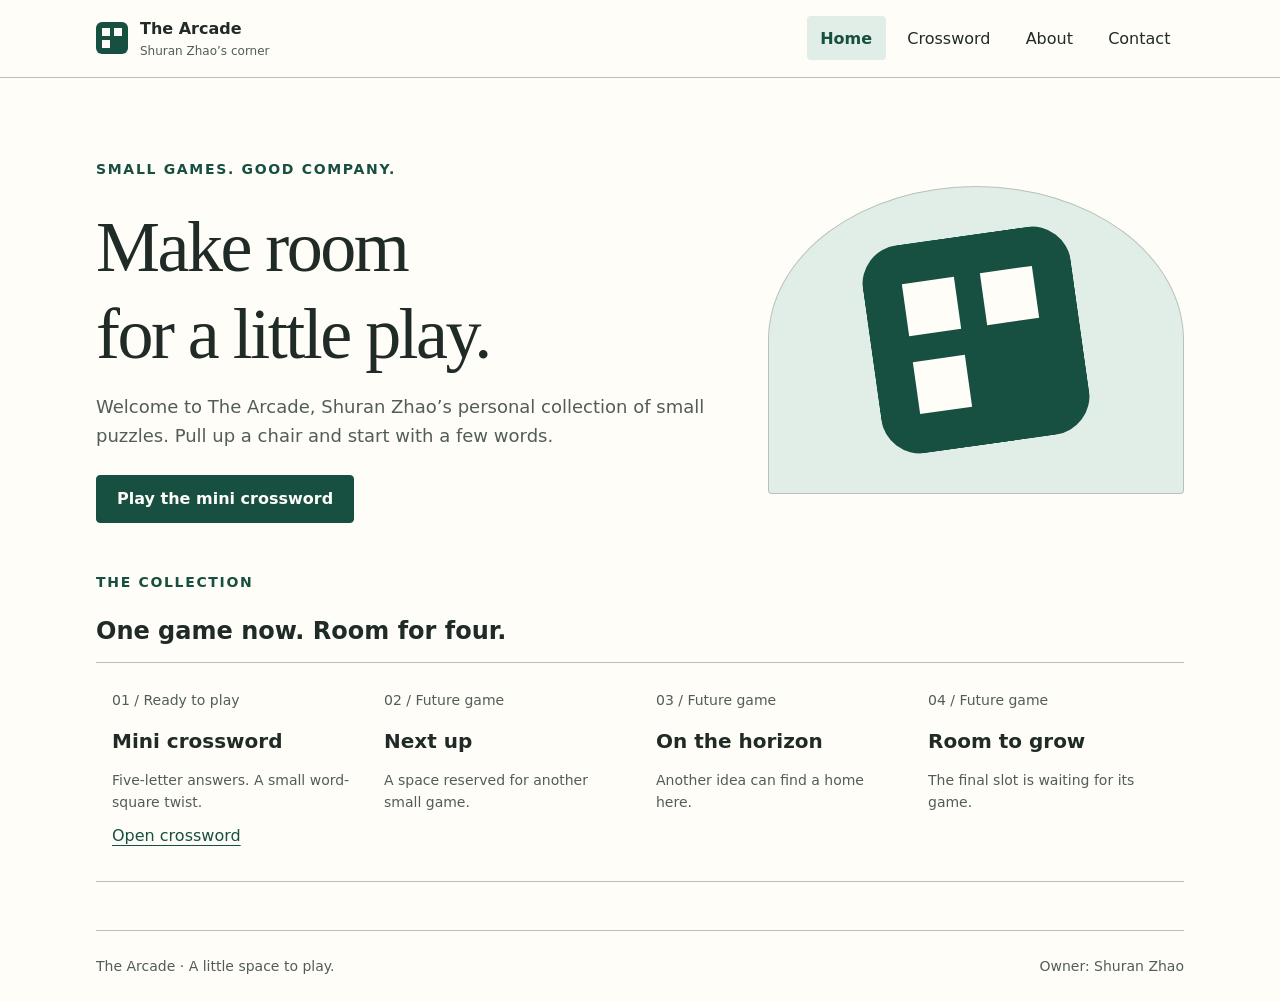
<file: index.html>
<!doctype html>
<html lang="en">
<head>
  <meta charset="utf-8">
  <meta name="viewport" content="width=device-width, initial-scale=1">
  <meta name="description" content="A small personal arcade with a hand-crafted mini crossword and room for more games.">
  <title>Welcome | The Arcade</title>
  <link rel="icon" type="image/svg+xml" href="assets/mark.svg">
  <link rel="stylesheet" href="assets/site.css">
  
</head>
<body>
  <a class="skip-link" href="#main">Skip to content</a>
  <header class="site-header">
    <nav class="navigation" aria-label="Main navigation">
      <a class="brand" href="index.html"><img src="assets/mark.svg" width="32" height="32" alt=""><span>The Arcade <small>Shuran Zhao’s corner</small></span></a>
      <ul><li><a href="index.html" aria-current="page">Home</a></li>
<li><a href="game.html">Crossword</a></li>
<li><a href="about/index.html">About</a></li>
<li><a href="contact/index.html">Contact</a></li></ul>
    </nav>
  </header>
  <main id="main" tabindex="-1">
    <section class="hero" aria-labelledby="welcome-title">
      <div><p class="eyebrow">Small games. Good company.</p><h1 id="welcome-title">Make room<br>for a little play.</h1><p class="lead">Welcome to The Arcade, Shuran Zhao’s personal collection of small puzzles. Pull up a chair and start with a few words.</p><a class="button" href="game.html">Play the mini crossword</a></div>
      <div class="hero-art"><img src="assets/mark.svg" width="210" height="210" alt="" ></div>
    </section>
    <section aria-labelledby="collection-title"><p class="eyebrow">The collection</p><h2 id="collection-title">One game now. Room for four.</h2><ul class="game-list">
      <li><span class="slot">01 / Ready to play</span><h3>Mini crossword</h3><p>Five-letter answers. A small word-square twist.</p><a href="game.html">Open crossword</a></li>
      <li><span class="slot">02 / Future game</span><h3>Next up</h3><p>A space reserved for another small game.</p></li>
      <li><span class="slot">03 / Future game</span><h3>On the horizon</h3><p>Another idea can find a home here.</p></li>
      <li><span class="slot">04 / Future game</span><h3>Room to grow</h3><p>The final slot is waiting for its game.</p></li>
    </ul></section>
</main>
  <footer class="site-footer"><p>The Arcade · A little space to play.</p><p>Owner: Shuran Zhao</p></footer>
</body>
</html>
</file>
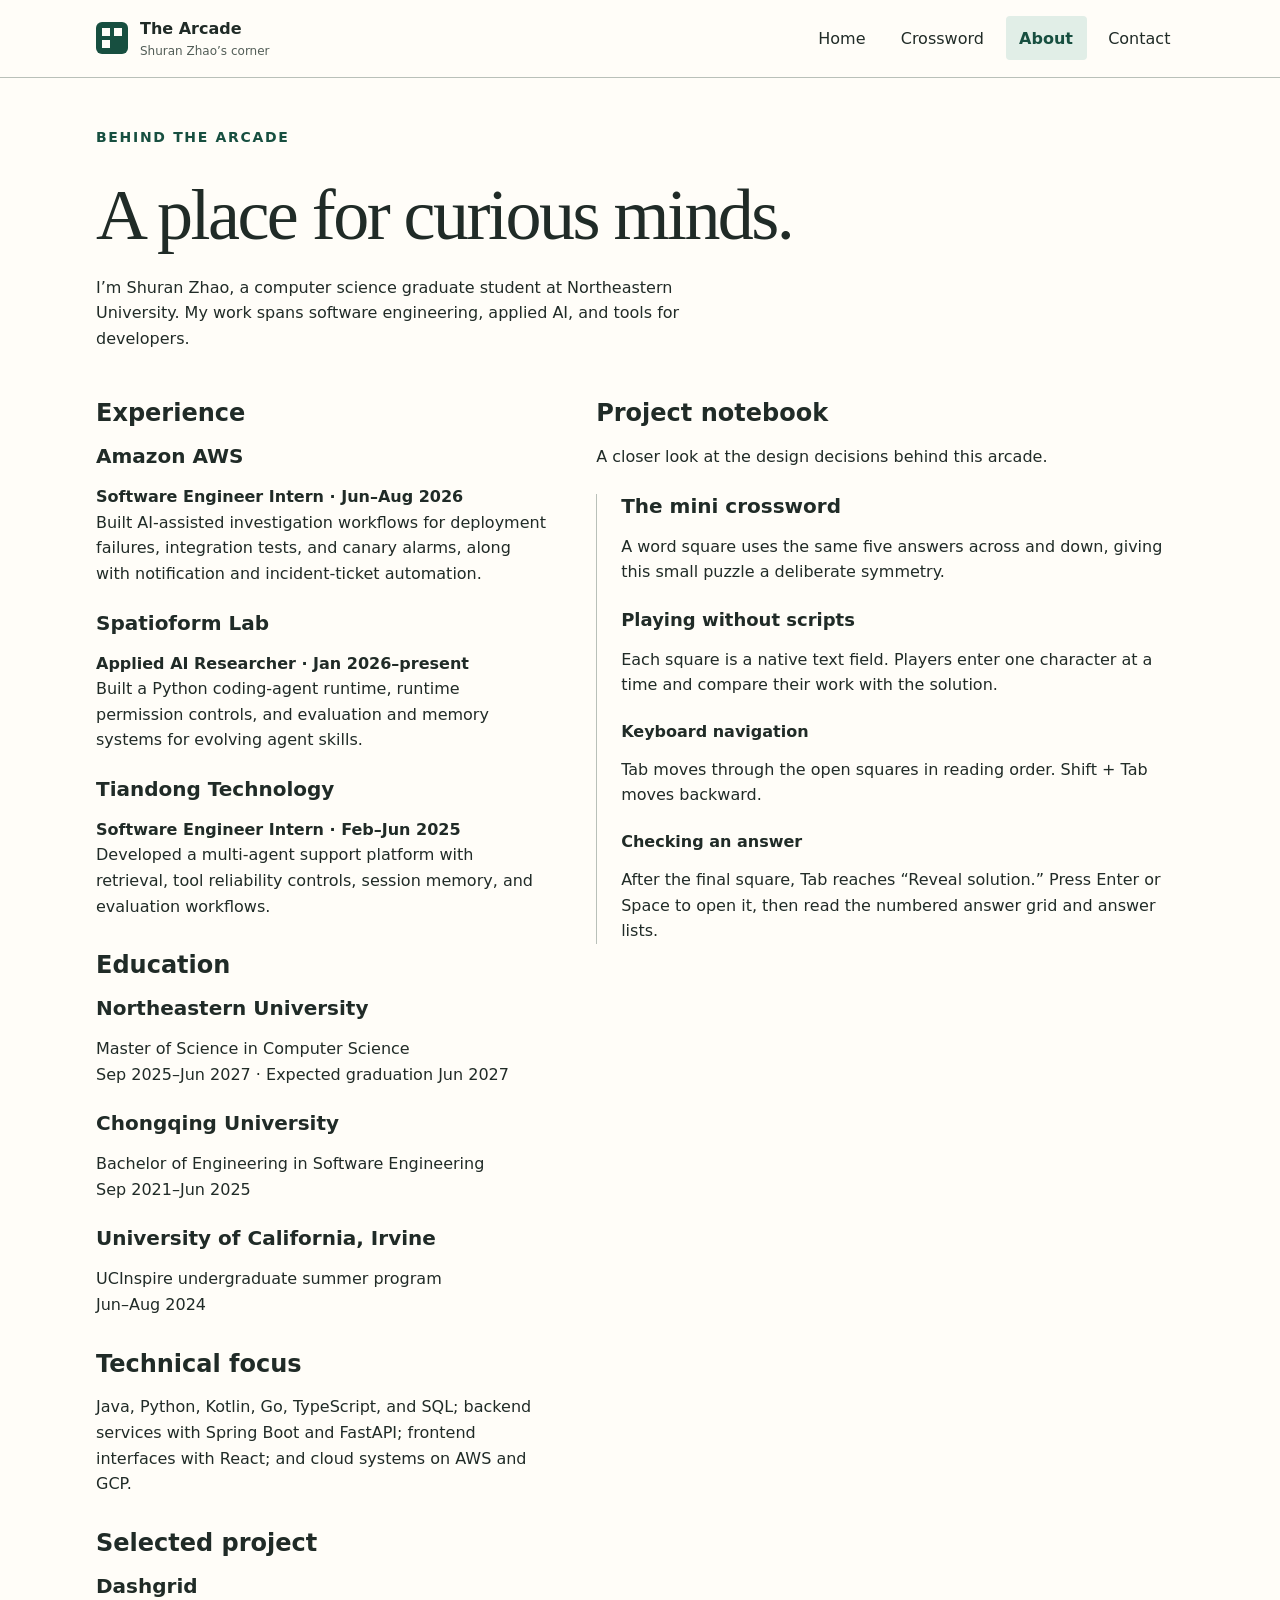
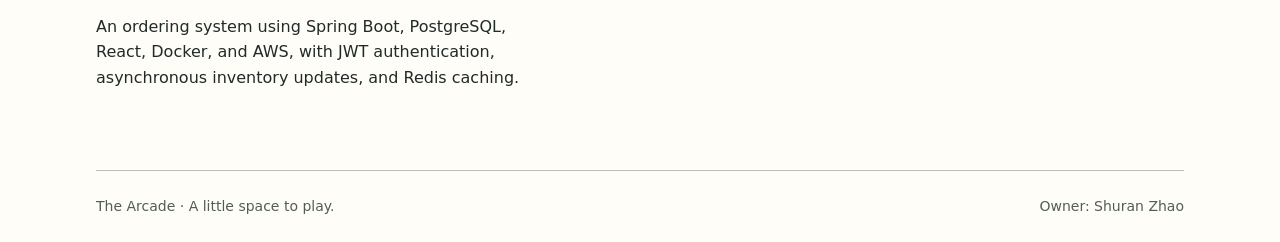
<file: about/index.html>
<!doctype html>
<html lang="en">
<head>
  <meta charset="utf-8">
  <meta name="viewport" content="width=device-width, initial-scale=1">
  <meta name="description" content="A small personal arcade with a hand-crafted mini crossword and room for more games.">
  <title>About | The Arcade</title>
  <link rel="icon" type="image/svg+xml" href="../assets/mark.svg">
  <link rel="stylesheet" href="../assets/site.css">
  
</head>
<body>
  <a class="skip-link" href="#main">Skip to content</a>
  <header class="site-header">
    <nav class="navigation" aria-label="Main navigation">
      <a class="brand" href="../index.html"><img src="../assets/mark.svg" width="32" height="32" alt=""><span>The Arcade <small>Shuran Zhao’s corner</small></span></a>
      <ul><li><a href="../index.html">Home</a></li>
<li><a href="../game.html">Crossword</a></li>
<li><a href="../about/index.html" aria-current="page">About</a></li>
<li><a href="../contact/index.html">Contact</a></li></ul>
    </nav>
  </header>
  <main id="main" tabindex="-1">
    <header class="page-intro"><p class="eyebrow">Behind the arcade</p><h1>A place for curious minds.</h1><p>I’m Shuran Zhao, a computer science graduate student at Northeastern University. My work spans software engineering, applied AI, and tools for developers.</p></header>
    <div class="profile-layout">
      <div>
        <section><h2>Experience</h2>
          <h3>Amazon AWS</h3><p><strong>Software Engineer Intern · Jun–Aug 2026</strong><br>Built AI-assisted investigation workflows for deployment failures, integration tests, and canary alarms, along with notification and incident-ticket automation.</p>
          <h3>Spatioform Lab</h3><p><strong>Applied AI Researcher · Jan 2026–present</strong><br>Built a Python coding-agent runtime, runtime permission controls, and evaluation and memory systems for evolving agent skills.</p>
          <h3>Tiandong Technology</h3><p><strong>Software Engineer Intern · Feb–Jun 2025</strong><br>Developed a multi-agent support platform with retrieval, tool reliability controls, session memory, and evaluation workflows.</p>
        </section>
        <section><h2>Education</h2>
          <h3>Northeastern University</h3><p>Master of Science in Computer Science<br>Sep 2025–Jun 2027 · Expected graduation Jun 2027</p>
          <h3>Chongqing University</h3><p>Bachelor of Engineering in Software Engineering<br>Sep 2021–Jun 2025</p>
          <h3>University of California, Irvine</h3><p>UCInspire undergraduate summer program<br>Jun–Aug 2024</p>
        </section>
        <section><h2>Technical focus</h2><p>Java, Python, Kotlin, Go, TypeScript, and SQL; backend services with Spring Boot and FastAPI; frontend interfaces with React; and cloud systems on AWS and GCP.</p></section>
        <section><h2>Selected project</h2><h3>Dashgrid</h3><p>An ordering system using Spring Boot, PostgreSQL, React, Docker, and AWS, with JWT authentication, asynchronous inventory updates, and Redis caching.</p></section>
      </div>
      <section><h2>Project notebook</h2><p>A closer look at the design decisions behind this arcade.</p><div class="project-notes">
        <section><h3>The mini crossword</h3><p>A word square uses the same five answers across and down, giving this small puzzle a deliberate symmetry.</p>
          <section><h4>Playing without scripts</h4><p>Each square is a native text field. Players enter one character at a time and compare their work with the solution.</p>
            <section><h5>Keyboard navigation</h5><p>Tab moves through the open squares in reading order. Shift + Tab moves backward.</p>
              <section><h6>Checking an answer</h6><p>After the final square, Tab reaches “Reveal solution.” Press Enter or Space to open it, then read the numbered answer grid and answer lists.</p></section>
            </section>
          </section>
        </section>
      </div></section>
    </div>
</main>
  <footer class="site-footer"><p>The Arcade · A little space to play.</p><p>Owner: Shuran Zhao</p></footer>
</body>
</html>
</file>
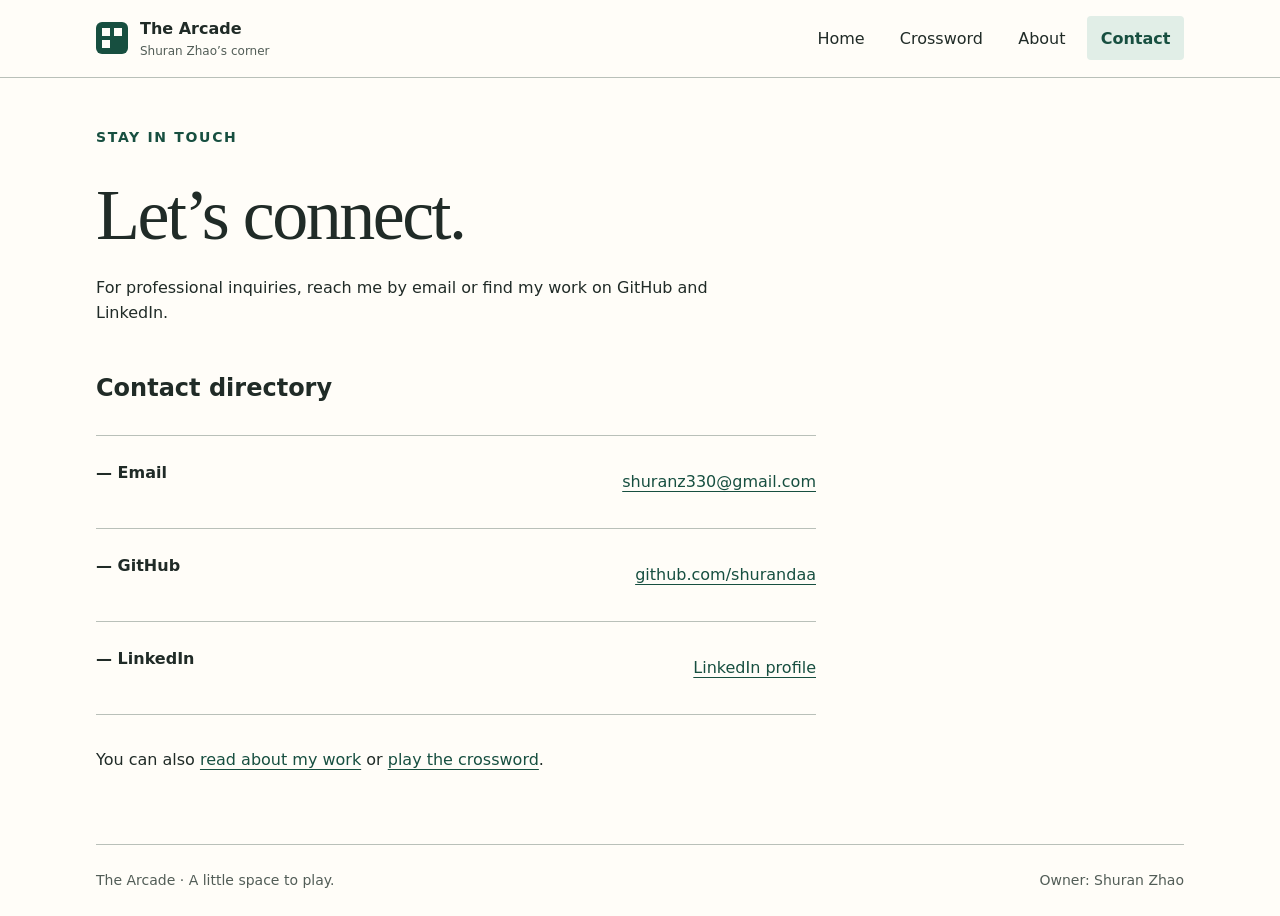
<file: contact/index.html>
<!doctype html>
<html lang="en">
<head>
  <meta charset="utf-8">
  <meta name="viewport" content="width=device-width, initial-scale=1">
  <meta name="description" content="A small personal arcade with a hand-crafted mini crossword and room for more games.">
  <title>Contact | The Arcade</title>
  <link rel="icon" type="image/svg+xml" href="../assets/mark.svg">
  <link rel="stylesheet" href="../assets/site.css">
  
</head>
<body>
  <a class="skip-link" href="#main">Skip to content</a>
  <header class="site-header">
    <nav class="navigation" aria-label="Main navigation">
      <a class="brand" href="../index.html"><img src="../assets/mark.svg" width="32" height="32" alt=""><span>The Arcade <small>Shuran Zhao’s corner</small></span></a>
      <ul><li><a href="../index.html">Home</a></li>
<li><a href="../game.html">Crossword</a></li>
<li><a href="../about/index.html">About</a></li>
<li><a href="../contact/index.html" aria-current="page">Contact</a></li></ul>
    </nav>
  </header>
  <main id="main" tabindex="-1">
    <header class="page-intro"><p class="eyebrow">Stay in touch</p><h1>Let’s connect.</h1><p>For professional inquiries, reach me by email or find my work on GitHub and LinkedIn.</p></header>
    <section aria-labelledby="contact-title"><h2 id="contact-title">Contact directory</h2><ul class="contact-list">
      <li><strong>Email</strong><a href="mailto:shuranz330@gmail.com">shuranz330@gmail.com</a></li>
      <li><strong>GitHub</strong><a href="https://github.com/shurandaa">github.com/shurandaa</a></li>
      <li><strong>LinkedIn</strong><a href="https://www.linkedin.com/in/shuran-zhao-990030379/">LinkedIn profile</a></li>
    </ul><p>You can also <a href="../about/index.html">read about my work</a> or <a href="../game.html">play the crossword</a>.</p></section>
</main>
  <footer class="site-footer"><p>The Arcade · A little space to play.</p><p>Owner: Shuran Zhao</p></footer>
</body>
</html>
</file>
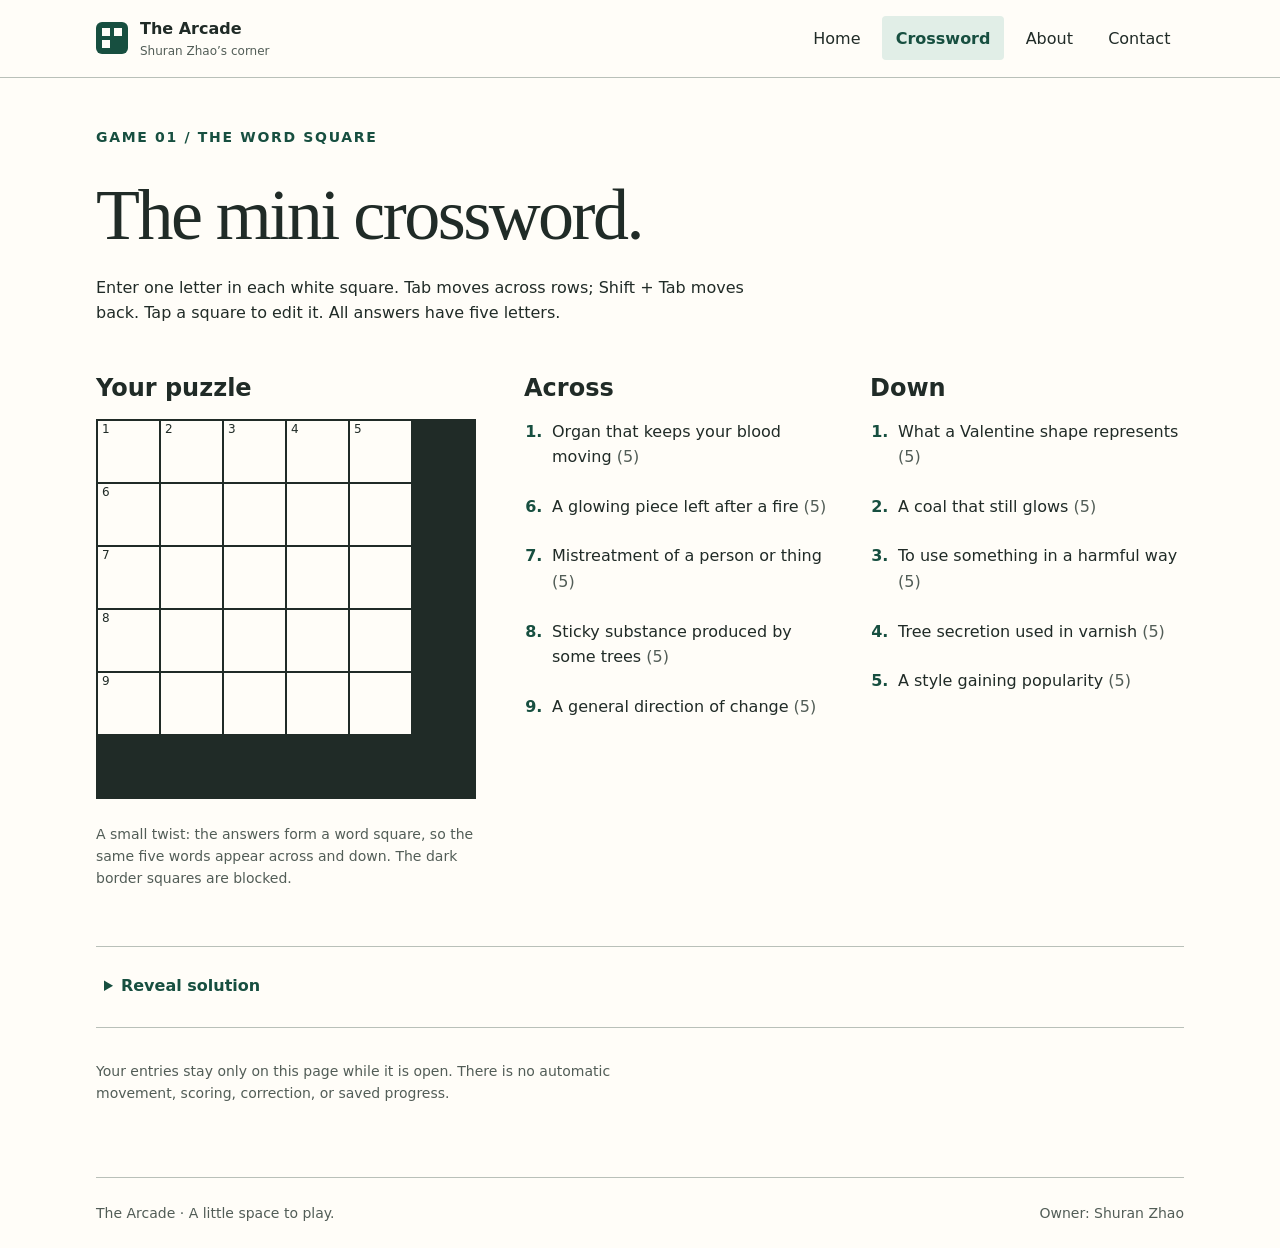
<file: game.html>
<!doctype html>
<html lang="en">
<head>
  <meta charset="utf-8">
  <meta name="viewport" content="width=device-width, initial-scale=1">
  <meta name="description" content="A small personal arcade with a hand-crafted mini crossword and room for more games.">
  <title>Mini crossword | The Arcade</title>
  <link rel="icon" type="image/svg+xml" href="assets/mark.svg">
  <link rel="stylesheet" href="assets/site.css">
  <link rel="stylesheet" href="game/game.css">
</head>
<body>
  <a class="skip-link" href="#main">Skip to content</a>
  <header class="site-header">
    <nav class="navigation" aria-label="Main navigation">
      <a class="brand" href="index.html"><img src="assets/mark.svg" width="32" height="32" alt=""><span>The Arcade <small>Shuran Zhao’s corner</small></span></a>
      <ul><li><a href="index.html">Home</a></li>
<li><a href="game.html" aria-current="page">Crossword</a></li>
<li><a href="about/index.html">About</a></li>
<li><a href="contact/index.html">Contact</a></li></ul>
    </nav>
  </header>
  <main id="main" tabindex="-1">
    <header class="page-intro"><p class="eyebrow">Game 01 / The word square</p><h1>The mini crossword.</h1><p id="instructions">Enter one letter in each white square. Tab moves across rows; Shift + Tab moves back. Tap a square to edit it. All answers have five letters.</p></header>
    <div class="puzzle-layout">
      <section aria-labelledby="grid-title" aria-describedby="instructions"><h2 id="grid-title">Your puzzle</h2><div class="puzzle-grid">
<div class="cell"><span class="cell-number" aria-hidden="true">1</span><label class="visually-hidden" for="cell-1-1">Row 1, column 1; 1 Across, 1 Down</label><input id="cell-1-1" name="cell-1-1" type="text" maxlength="1" autocomplete="off" autocapitalize="characters" spellcheck="false"></div>
<div class="cell"><span class="cell-number" aria-hidden="true">2</span><label class="visually-hidden" for="cell-1-2">Row 1, column 2; 1 Across, 2 Down</label><input id="cell-1-2" name="cell-1-2" type="text" maxlength="1" autocomplete="off" autocapitalize="characters" spellcheck="false"></div>
<div class="cell"><span class="cell-number" aria-hidden="true">3</span><label class="visually-hidden" for="cell-1-3">Row 1, column 3; 1 Across, 3 Down</label><input id="cell-1-3" name="cell-1-3" type="text" maxlength="1" autocomplete="off" autocapitalize="characters" spellcheck="false"></div>
<div class="cell"><span class="cell-number" aria-hidden="true">4</span><label class="visually-hidden" for="cell-1-4">Row 1, column 4; 1 Across, 4 Down</label><input id="cell-1-4" name="cell-1-4" type="text" maxlength="1" autocomplete="off" autocapitalize="characters" spellcheck="false"></div>
<div class="cell"><span class="cell-number" aria-hidden="true">5</span><label class="visually-hidden" for="cell-1-5">Row 1, column 5; 1 Across, 5 Down</label><input id="cell-1-5" name="cell-1-5" type="text" maxlength="1" autocomplete="off" autocapitalize="characters" spellcheck="false"></div>
<div class="blocked" aria-hidden="true"></div>
<div class="cell"><span class="cell-number" aria-hidden="true">6</span><label class="visually-hidden" for="cell-2-1">Row 2, column 1; 6 Across, 1 Down</label><input id="cell-2-1" name="cell-2-1" type="text" maxlength="1" autocomplete="off" autocapitalize="characters" spellcheck="false"></div>
<div class="cell"><label class="visually-hidden" for="cell-2-2">Row 2, column 2; 6 Across, 2 Down</label><input id="cell-2-2" name="cell-2-2" type="text" maxlength="1" autocomplete="off" autocapitalize="characters" spellcheck="false"></div>
<div class="cell"><label class="visually-hidden" for="cell-2-3">Row 2, column 3; 6 Across, 3 Down</label><input id="cell-2-3" name="cell-2-3" type="text" maxlength="1" autocomplete="off" autocapitalize="characters" spellcheck="false"></div>
<div class="cell"><label class="visually-hidden" for="cell-2-4">Row 2, column 4; 6 Across, 4 Down</label><input id="cell-2-4" name="cell-2-4" type="text" maxlength="1" autocomplete="off" autocapitalize="characters" spellcheck="false"></div>
<div class="cell"><label class="visually-hidden" for="cell-2-5">Row 2, column 5; 6 Across, 5 Down</label><input id="cell-2-5" name="cell-2-5" type="text" maxlength="1" autocomplete="off" autocapitalize="characters" spellcheck="false"></div>
<div class="blocked" aria-hidden="true"></div>
<div class="cell"><span class="cell-number" aria-hidden="true">7</span><label class="visually-hidden" for="cell-3-1">Row 3, column 1; 7 Across, 1 Down</label><input id="cell-3-1" name="cell-3-1" type="text" maxlength="1" autocomplete="off" autocapitalize="characters" spellcheck="false"></div>
<div class="cell"><label class="visually-hidden" for="cell-3-2">Row 3, column 2; 7 Across, 2 Down</label><input id="cell-3-2" name="cell-3-2" type="text" maxlength="1" autocomplete="off" autocapitalize="characters" spellcheck="false"></div>
<div class="cell"><label class="visually-hidden" for="cell-3-3">Row 3, column 3; 7 Across, 3 Down</label><input id="cell-3-3" name="cell-3-3" type="text" maxlength="1" autocomplete="off" autocapitalize="characters" spellcheck="false"></div>
<div class="cell"><label class="visually-hidden" for="cell-3-4">Row 3, column 4; 7 Across, 4 Down</label><input id="cell-3-4" name="cell-3-4" type="text" maxlength="1" autocomplete="off" autocapitalize="characters" spellcheck="false"></div>
<div class="cell"><label class="visually-hidden" for="cell-3-5">Row 3, column 5; 7 Across, 5 Down</label><input id="cell-3-5" name="cell-3-5" type="text" maxlength="1" autocomplete="off" autocapitalize="characters" spellcheck="false"></div>
<div class="blocked" aria-hidden="true"></div>
<div class="cell"><span class="cell-number" aria-hidden="true">8</span><label class="visually-hidden" for="cell-4-1">Row 4, column 1; 8 Across, 1 Down</label><input id="cell-4-1" name="cell-4-1" type="text" maxlength="1" autocomplete="off" autocapitalize="characters" spellcheck="false"></div>
<div class="cell"><label class="visually-hidden" for="cell-4-2">Row 4, column 2; 8 Across, 2 Down</label><input id="cell-4-2" name="cell-4-2" type="text" maxlength="1" autocomplete="off" autocapitalize="characters" spellcheck="false"></div>
<div class="cell"><label class="visually-hidden" for="cell-4-3">Row 4, column 3; 8 Across, 3 Down</label><input id="cell-4-3" name="cell-4-3" type="text" maxlength="1" autocomplete="off" autocapitalize="characters" spellcheck="false"></div>
<div class="cell"><label class="visually-hidden" for="cell-4-4">Row 4, column 4; 8 Across, 4 Down</label><input id="cell-4-4" name="cell-4-4" type="text" maxlength="1" autocomplete="off" autocapitalize="characters" spellcheck="false"></div>
<div class="cell"><label class="visually-hidden" for="cell-4-5">Row 4, column 5; 8 Across, 5 Down</label><input id="cell-4-5" name="cell-4-5" type="text" maxlength="1" autocomplete="off" autocapitalize="characters" spellcheck="false"></div>
<div class="blocked" aria-hidden="true"></div>
<div class="cell"><span class="cell-number" aria-hidden="true">9</span><label class="visually-hidden" for="cell-5-1">Row 5, column 1; 9 Across, 1 Down</label><input id="cell-5-1" name="cell-5-1" type="text" maxlength="1" autocomplete="off" autocapitalize="characters" spellcheck="false"></div>
<div class="cell"><label class="visually-hidden" for="cell-5-2">Row 5, column 2; 9 Across, 2 Down</label><input id="cell-5-2" name="cell-5-2" type="text" maxlength="1" autocomplete="off" autocapitalize="characters" spellcheck="false"></div>
<div class="cell"><label class="visually-hidden" for="cell-5-3">Row 5, column 3; 9 Across, 3 Down</label><input id="cell-5-3" name="cell-5-3" type="text" maxlength="1" autocomplete="off" autocapitalize="characters" spellcheck="false"></div>
<div class="cell"><label class="visually-hidden" for="cell-5-4">Row 5, column 4; 9 Across, 4 Down</label><input id="cell-5-4" name="cell-5-4" type="text" maxlength="1" autocomplete="off" autocapitalize="characters" spellcheck="false"></div>
<div class="cell"><label class="visually-hidden" for="cell-5-5">Row 5, column 5; 9 Across, 5 Down</label><input id="cell-5-5" name="cell-5-5" type="text" maxlength="1" autocomplete="off" autocapitalize="characters" spellcheck="false"></div>
<div class="blocked" aria-hidden="true"></div>
<div class="blocked" aria-hidden="true"></div>
<div class="blocked" aria-hidden="true"></div>
<div class="blocked" aria-hidden="true"></div>
<div class="blocked" aria-hidden="true"></div>
<div class="blocked" aria-hidden="true"></div>
<div class="blocked" aria-hidden="true"></div>
</div><p class="puzzle-note">A small twist: the answers form a word square, so the same five words appear across and down. The dark border squares are blocked.</p></section>
      <div class="clues"><section><h2>Across</h2><ol class="clue-list"><li value="1">Organ that keeps your blood moving <span>(5)</span></li><li value="6">A glowing piece left after a fire <span>(5)</span></li><li value="7">Mistreatment of a person or thing <span>(5)</span></li><li value="8">Sticky substance produced by some trees <span>(5)</span></li><li value="9">A general direction of change <span>(5)</span></li></ol></section><section><h2>Down</h2><ol class="clue-list"><li value="1">What a Valentine shape represents <span>(5)</span></li><li value="2">A coal that still glows <span>(5)</span></li><li value="3">To use something in a harmful way <span>(5)</span></li><li value="4">Tree secretion used in varnish <span>(5)</span></li><li value="5">A style gaining popularity <span>(5)</span></li></ol></section></div>
    </div>
    <details class="solution"><summary>Reveal solution</summary><p>Compare letters manually. Opening this section does not change your entries.</p><div class="puzzle-grid solution-grid">
<div class="cell"><span class="cell-number" aria-hidden="true">1</span><span aria-hidden="true">H</span><span class="visually-hidden">Row 1, column 1; 1 Across, 1 Down: H</span></div>
<div class="cell"><span class="cell-number" aria-hidden="true">2</span><span aria-hidden="true">E</span><span class="visually-hidden">Row 1, column 2; 1 Across, 2 Down: E</span></div>
<div class="cell"><span class="cell-number" aria-hidden="true">3</span><span aria-hidden="true">A</span><span class="visually-hidden">Row 1, column 3; 1 Across, 3 Down: A</span></div>
<div class="cell"><span class="cell-number" aria-hidden="true">4</span><span aria-hidden="true">R</span><span class="visually-hidden">Row 1, column 4; 1 Across, 4 Down: R</span></div>
<div class="cell"><span class="cell-number" aria-hidden="true">5</span><span aria-hidden="true">T</span><span class="visually-hidden">Row 1, column 5; 1 Across, 5 Down: T</span></div>
<div class="blocked" aria-hidden="true"></div>
<div class="cell"><span class="cell-number" aria-hidden="true">6</span><span aria-hidden="true">E</span><span class="visually-hidden">Row 2, column 1; 6 Across, 1 Down: E</span></div>
<div class="cell"><span aria-hidden="true">M</span><span class="visually-hidden">Row 2, column 2; 6 Across, 2 Down: M</span></div>
<div class="cell"><span aria-hidden="true">B</span><span class="visually-hidden">Row 2, column 3; 6 Across, 3 Down: B</span></div>
<div class="cell"><span aria-hidden="true">E</span><span class="visually-hidden">Row 2, column 4; 6 Across, 4 Down: E</span></div>
<div class="cell"><span aria-hidden="true">R</span><span class="visually-hidden">Row 2, column 5; 6 Across, 5 Down: R</span></div>
<div class="blocked" aria-hidden="true"></div>
<div class="cell"><span class="cell-number" aria-hidden="true">7</span><span aria-hidden="true">A</span><span class="visually-hidden">Row 3, column 1; 7 Across, 1 Down: A</span></div>
<div class="cell"><span aria-hidden="true">B</span><span class="visually-hidden">Row 3, column 2; 7 Across, 2 Down: B</span></div>
<div class="cell"><span aria-hidden="true">U</span><span class="visually-hidden">Row 3, column 3; 7 Across, 3 Down: U</span></div>
<div class="cell"><span aria-hidden="true">S</span><span class="visually-hidden">Row 3, column 4; 7 Across, 4 Down: S</span></div>
<div class="cell"><span aria-hidden="true">E</span><span class="visually-hidden">Row 3, column 5; 7 Across, 5 Down: E</span></div>
<div class="blocked" aria-hidden="true"></div>
<div class="cell"><span class="cell-number" aria-hidden="true">8</span><span aria-hidden="true">R</span><span class="visually-hidden">Row 4, column 1; 8 Across, 1 Down: R</span></div>
<div class="cell"><span aria-hidden="true">E</span><span class="visually-hidden">Row 4, column 2; 8 Across, 2 Down: E</span></div>
<div class="cell"><span aria-hidden="true">S</span><span class="visually-hidden">Row 4, column 3; 8 Across, 3 Down: S</span></div>
<div class="cell"><span aria-hidden="true">I</span><span class="visually-hidden">Row 4, column 4; 8 Across, 4 Down: I</span></div>
<div class="cell"><span aria-hidden="true">N</span><span class="visually-hidden">Row 4, column 5; 8 Across, 5 Down: N</span></div>
<div class="blocked" aria-hidden="true"></div>
<div class="cell"><span class="cell-number" aria-hidden="true">9</span><span aria-hidden="true">T</span><span class="visually-hidden">Row 5, column 1; 9 Across, 1 Down: T</span></div>
<div class="cell"><span aria-hidden="true">R</span><span class="visually-hidden">Row 5, column 2; 9 Across, 2 Down: R</span></div>
<div class="cell"><span aria-hidden="true">E</span><span class="visually-hidden">Row 5, column 3; 9 Across, 3 Down: E</span></div>
<div class="cell"><span aria-hidden="true">N</span><span class="visually-hidden">Row 5, column 4; 9 Across, 4 Down: N</span></div>
<div class="cell"><span aria-hidden="true">D</span><span class="visually-hidden">Row 5, column 5; 9 Across, 5 Down: D</span></div>
<div class="blocked" aria-hidden="true"></div>
<div class="blocked" aria-hidden="true"></div>
<div class="blocked" aria-hidden="true"></div>
<div class="blocked" aria-hidden="true"></div>
<div class="blocked" aria-hidden="true"></div>
<div class="blocked" aria-hidden="true"></div>
<div class="blocked" aria-hidden="true"></div>
</div><div class="answer-lists"><section><h2>Across answers</h2><ol><li value="1">HEART</li><li value="6">EMBER</li><li value="7">ABUSE</li><li value="8">RESIN</li><li value="9">TREND</li></ol></section><section><h2>Down answers</h2><ol><li value="1">HEART</li><li value="2">EMBER</li><li value="3">ABUSE</li><li value="4">RESIN</li><li value="5">TREND</li></ol></section></div></details>
    <p class="puzzle-note">Your entries stay only on this page while it is open. There is no automatic movement, scoring, correction, or saved progress.</p>
</main>
  <footer class="site-footer"><p>The Arcade · A little space to play.</p><p>Owner: Shuran Zhao</p></footer>
</body>
</html>
</file>
<file: assets/site.css>
/* Base styles */
:root {
  --paper: #fffdf8;
  --surface: #f1f0e9;
  --ink: #202b27;
  --muted: #525d57;
  --line: #b9c0b9;
  --accent: #174f40;
  --accent-light: #e1eee7;
  --space-1: .5rem;
  --space-2: 1rem;
  --space-3: 1.5rem;
  --space-4: 2rem;
  --space-5: 3rem;
  --text-small: .875rem;
  --text-body: 1rem;
  --text-heading: 1.5rem;
  --text-title: clamp(2.25rem, 6vw, 4.5rem);
}
* { box-sizing: border-box; }
body { margin: 0; background: var(--paper); color: var(--ink); font-family: system-ui, -apple-system, BlinkMacSystemFont, "Segoe UI", sans-serif; font-size: var(--text-body); line-height: 1.6; }
a { color: var(--accent); text-underline-offset: .22em; }
a:hover { text-decoration-thickness: 2px; }
:focus-visible { outline: 3px solid var(--accent); outline-offset: 4px; }
h1, h2, h3, h4, h5, h6 { line-height: 1.2; margin: 0 0 var(--space-2); }
h1 { font-family: Georgia, "Times New Roman", serif; font-size: var(--text-title); font-weight: 500; letter-spacing: -.035em; }
h2 { font-size: var(--text-heading); }
h3 { font-size: 1.25rem; }
h4 { font-size: 1.125rem; }
h5, h6 { font-size: var(--text-body); }
p { margin: 0 0 var(--space-3); max-width: 65ch; }
img { display: block; max-width: 100%; height: auto; }
.eyebrow { font-size: var(--text-small); font-weight: 700; letter-spacing: .12em; text-transform: uppercase; color: var(--accent); }
.visually-hidden { position: absolute; width: 1px; height: 1px; padding: 0; margin: -1px; overflow: hidden; clip-path: inset(50%); white-space: nowrap; border: 0; }
.skip-link { position: fixed; top: -6rem; left: 1rem; padding: 1rem; background: var(--paper); z-index: 5; }
.skip-link:focus { top: .5rem; }
/* Shared layouts */
.site-header { position: sticky; top: 0; z-index: 2; background: var(--paper); border-bottom: 1px solid var(--line); }
.navigation { max-width: 1152px; margin: auto; padding: var(--space-2) var(--space-4); display: flex; align-items: center; justify-content: space-between; gap: var(--space-3); }
.brand { display: flex; align-items: center; gap: .75rem; color: var(--ink); font-weight: 750; text-decoration: none; min-height: 44px; }
.brand small { display: block; color: var(--muted); font-size: .75rem; font-weight: 400; }
.navigation ul { display: flex; flex-wrap: wrap; list-style: none; padding: 0; margin: 0; gap: var(--space-1); }
.navigation li a { display: flex; align-items: center; justify-content: center; min-height: 44px; padding: .5rem .85rem; border-radius: 4px; text-decoration: none; color: var(--ink); }
.navigation a[aria-current="page"] { background: var(--accent-light); color: var(--accent); font-weight: 700; }
main { max-width: 1152px; margin: auto; padding: var(--space-5) var(--space-4); }
main:focus { outline: none; }
.site-footer { max-width: 1088px; margin: auto; padding: var(--space-3) 0; border-top: 1px solid var(--line); display: flex; justify-content: space-between; gap: var(--space-2); color: var(--muted); font-size: var(--text-small); }
.site-footer p { margin: 0; }
.button { display: inline-flex; align-items: center; min-height: 48px; padding: .65rem 1.25rem; background: var(--accent); color: var(--paper); border: 1px solid var(--accent); border-radius: 4px; font-weight: 650; text-decoration: none; transition: background-color .15s ease; }
.button:hover { background: var(--ink); }
.page-intro { margin-bottom: var(--space-5); }
.page-intro p:last-child { margin-bottom: 0; }
/* Page features */
.hero { display: grid; grid-template-columns: 1.5fr 1fr; align-items: center; gap: var(--space-5); padding: var(--space-4) 0 var(--space-5); }
.hero h1 { max-width: 12ch; }
.hero .lead { font-size: 1.125rem; color: var(--muted); }
.hero-art { background: var(--accent-light); padding: var(--space-5); border: 1px solid var(--line); border-radius: 50% 50% 4px 4px; }
.hero-art img { width: 210px; margin: auto; transform: rotate(-8deg); }
.game-list { list-style: none; padding: 0; margin: 0; display: grid; grid-template-columns: repeat(4, 1fr); border-top: 1px solid var(--line); }
.game-list li { padding: var(--space-3) var(--space-2); border-bottom: 1px solid var(--line); }
.game-list h3 { margin-top: var(--space-2); }
.game-list p { color: var(--muted); font-size: var(--text-small); margin-bottom: 0; }
.game-list a { display: inline-flex; align-items: center; min-height: 44px; }
.slot { color: var(--muted); font-size: var(--text-small); font-variant-numeric: tabular-nums; }
.sample-note { padding: var(--space-2) var(--space-3); border-left: 3px solid var(--accent); background: var(--surface); }
.profile-layout { display: grid; grid-template-columns: 1fr 1.3fr; gap: var(--space-5); }
.profile-layout section { margin-bottom: var(--space-4); }
.project-notes { padding-left: var(--space-3); border-left: 1px solid var(--line); }
.project-notes section { margin-top: var(--space-3); }
.contact-list { margin: var(--space-4) 0; padding: 0; list-style: none; max-width: 720px; }
.contact-list li { display: flex; justify-content: space-between; flex-wrap: wrap; gap: var(--space-2); padding: var(--space-3) 0; border-top: 1px solid var(--line); }
.contact-list li:last-child { border-bottom: 1px solid var(--line); }
.contact-list span { color: var(--muted); }
.contact-list strong::before { content: "— "; }
.contact-list a { display: inline-flex; align-items: center; min-height: 44px; overflow-wrap: anywhere; }
/* Responsive rules */
@media (max-width: 700px) {
  .navigation { padding: var(--space-2); flex-direction: column; align-items: flex-start; gap: var(--space-1); }
  .navigation ul { width: 100%; gap: 0; }
  .navigation li { flex: 1; }
  .navigation li a { padding: .5rem .25rem; font-size: var(--text-small); }
  main { padding: var(--space-4) var(--space-2); }
  .hero, .profile-layout { grid-template-columns: 1fr; gap: var(--space-4); }
  .hero { padding-top: 0; }
  .hero-art { max-width: 320px; width: 100%; padding: var(--space-4); }
  .hero-art img { width: 140px; }
  .game-list { grid-template-columns: repeat(2, 1fr); }
  .site-footer { margin: 0 var(--space-2); flex-direction: column; }
}
@media (prefers-reduced-motion: reduce) { .button { transition: none; } }
@media (max-height: 500px) { .site-header { position: static; } }
@media (min-width: 701px) { [id] { scroll-margin-top: 110px; } }
@media (max-width: 700px) { [id] { scroll-margin-top: 160px; } }
</file>
<file: game/game.css>
/* Crossword surface */
.puzzle-layout { display: grid; grid-template-columns: minmax(278px, 380px) 1fr; gap: var(--space-5); align-items: start; }
.puzzle-grid { display: grid; grid-template-columns: repeat(6, minmax(44px, 1fr)); gap: 2px; background: var(--ink); border: 2px solid var(--ink); width: 100%; max-width: 380px; }
.cell { position: relative; aspect-ratio: 1; min-width: 44px; min-height: 44px; background: var(--paper); }
.blocked { background: var(--ink); aspect-ratio: 1; }
.cell-number { position: absolute; top: 1px; left: 4px; font-size: .75rem; line-height: 1.2; pointer-events: none; }
.cell input { display: block; width: 100%; height: 100%; min-height: 44px; padding: 10px 0 0; border: 0; border-radius: 0; background: transparent; color: var(--ink); text-align: center; font: 600 1.5rem/1 system-ui, sans-serif; text-transform: uppercase; }
.cell:focus-within { background: var(--accent-light); }
.cell input:focus-visible { outline: 3px solid var(--accent); outline-offset: -3px; }
.clues { display: grid; grid-template-columns: 1fr 1fr; gap: var(--space-4); }
.clue-list { margin: 0; padding-left: var(--space-3); }
.clue-list li { padding-left: .25rem; margin-bottom: var(--space-3); }
.clue-list li::marker { color: var(--accent); font-weight: 700; }
.clue-list span { color: var(--muted); white-space: nowrap; }
.puzzle-note { font-size: var(--text-small); color: var(--muted); margin-top: var(--space-3); }
.solution { margin: var(--space-4) 0; padding: var(--space-2) 0; border-top: 1px solid var(--line); border-bottom: 1px solid var(--line); }
.solution summary { min-height: 48px; padding: .65rem .5rem; cursor: pointer; color: var(--accent); font-weight: 700; }
.solution[open] summary { margin-bottom: var(--space-2); }
.solution-grid .cell { display: flex; align-items: center; justify-content: center; padding-top: 10px; font-size: 1.5rem; font-weight: 600; }
.answer-lists { display: flex; flex-wrap: wrap; gap: var(--space-5); margin-top: var(--space-3); }
@media (max-width: 900px) { .clues { grid-template-columns: 1fr; gap: var(--space-3); } }
@media (max-width: 700px) { .puzzle-layout { grid-template-columns: minmax(0, 1fr); gap: var(--space-4); } .clues { grid-template-columns: repeat(2, minmax(0, 1fr)); gap: var(--space-3); } }
@media (max-width: 380px) { .clues { grid-template-columns: 1fr; } }
</file>
